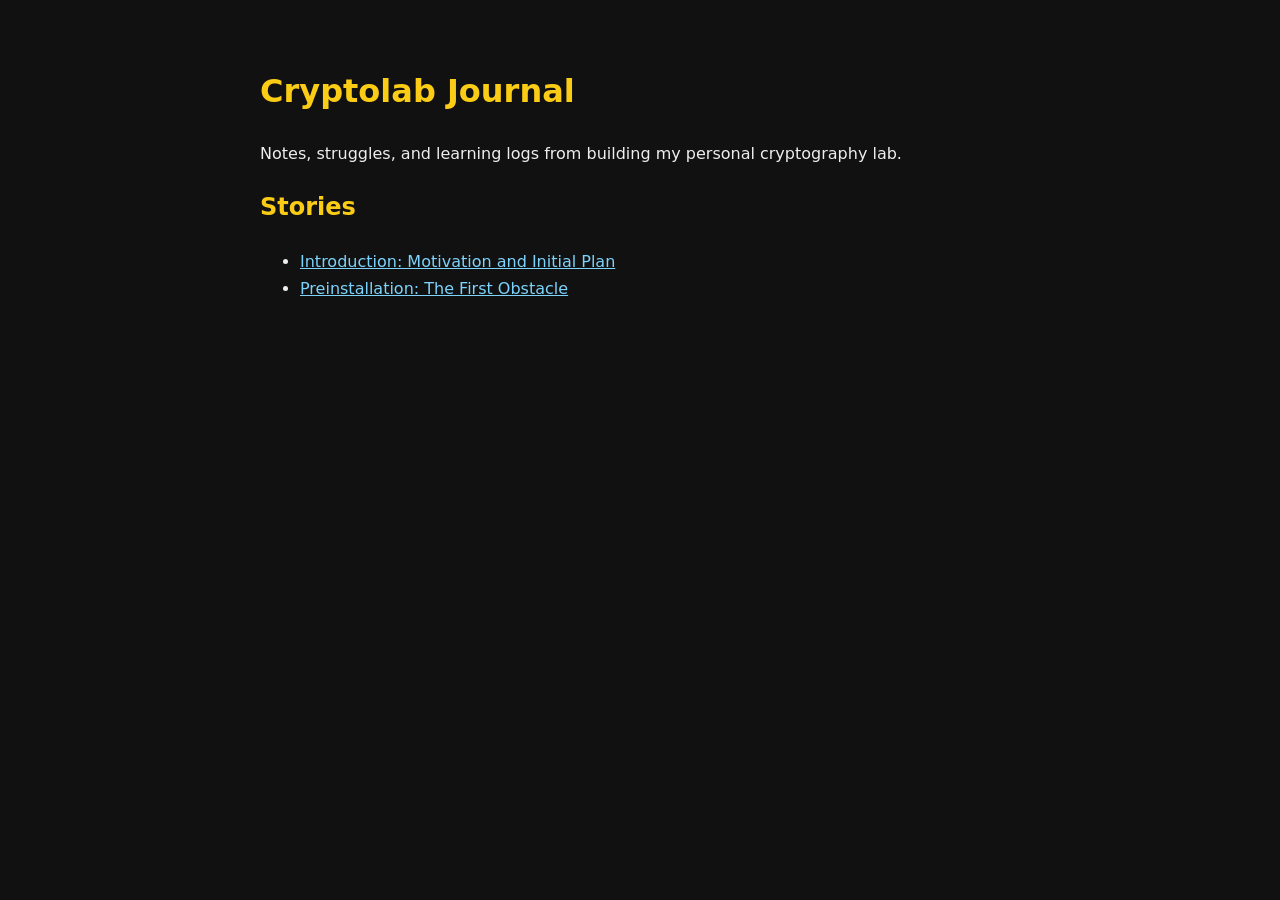
<file: index.html>
<!DOCTYPE html>
<html>
<head>
    <meta charset="UTF-8">
    <title>Cryptolab Journal</title>
    <link rel="stylesheet" href="assets/style.css">
</head>
<body>
    <main>
	<h1>Cryptolab Journal</h1>
	<p>Notes, struggles, and learning logs from building my personal cryptography lab.</p>

	<h2>Stories</h2>
	<ul>
	    <li><a href="stories/2026-06-18-introduction.html">Introduction: Motivation and Initial Plan</a></li>
	    <li><a href="stories/2026-06-19-preinstallation.html">Preinstallation: The First Obstacle</a></li>
	</ul>
    </main>
</body>
</html
</file>
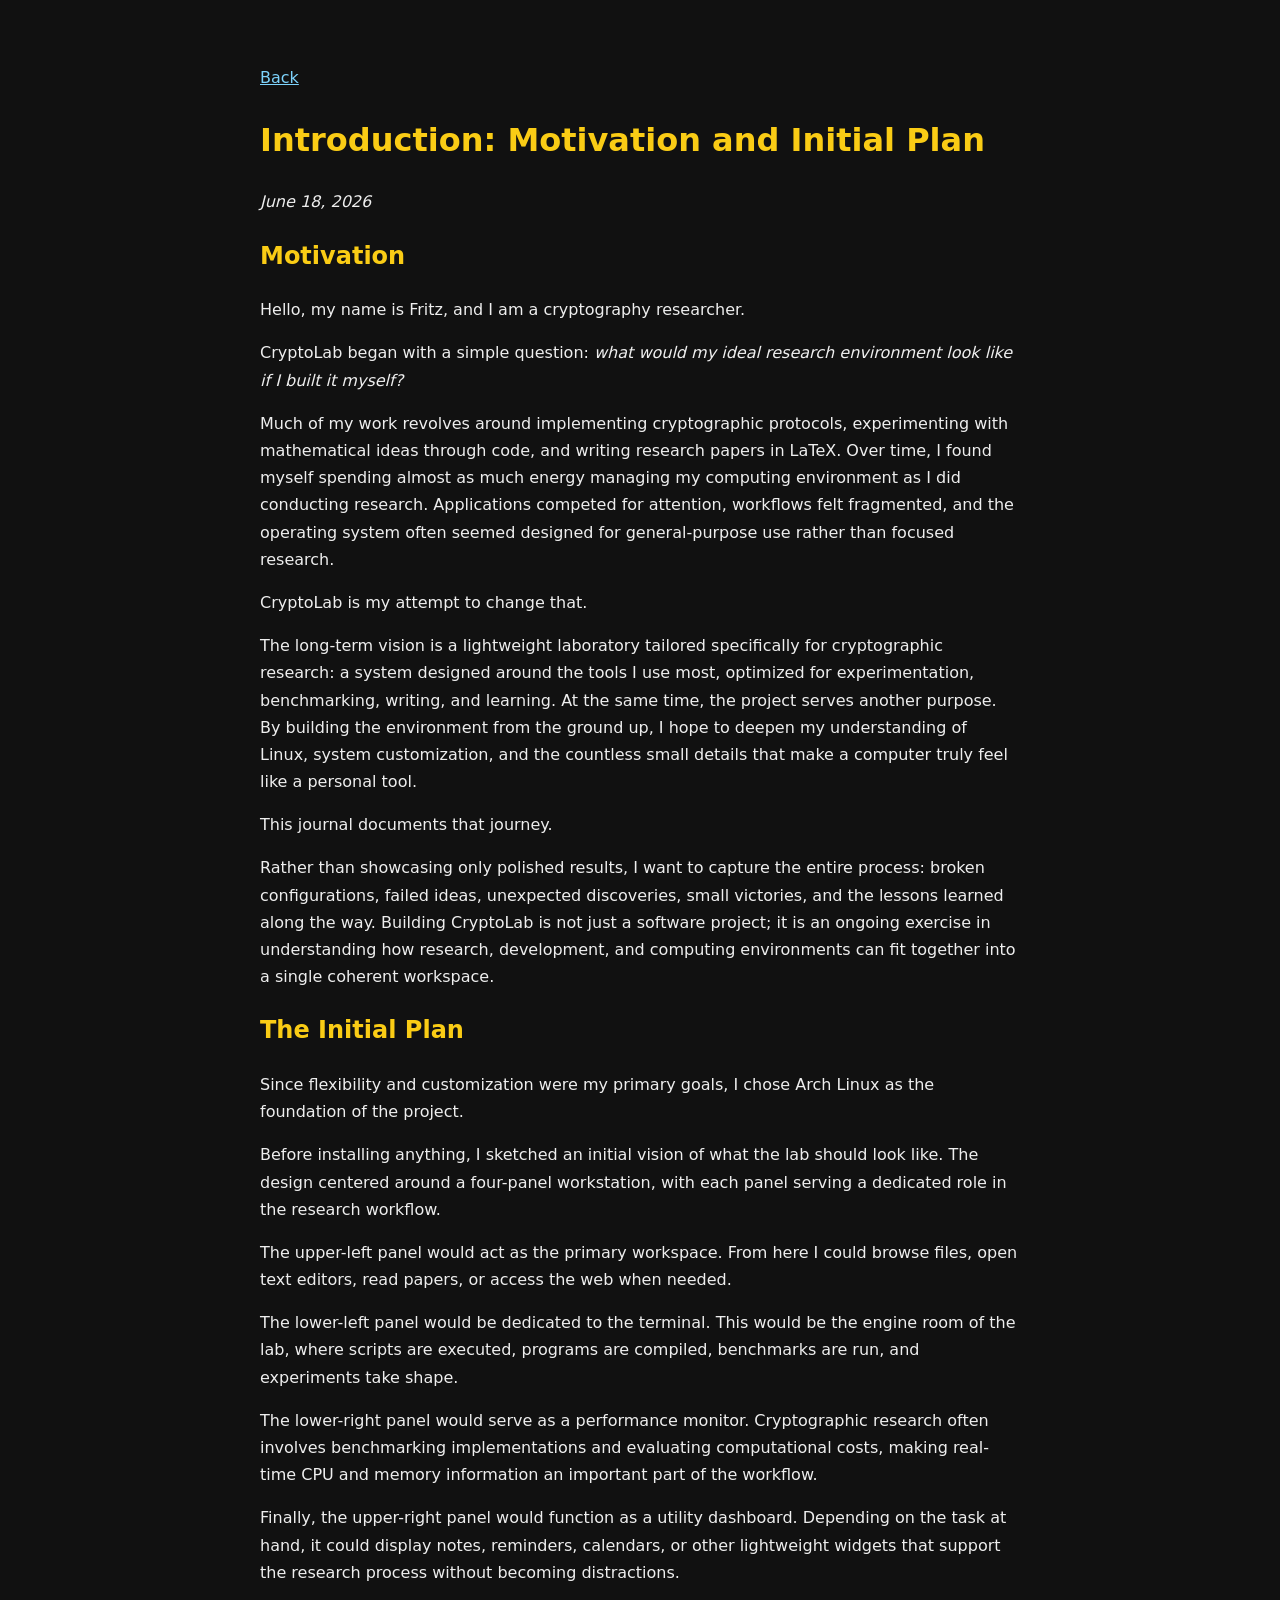
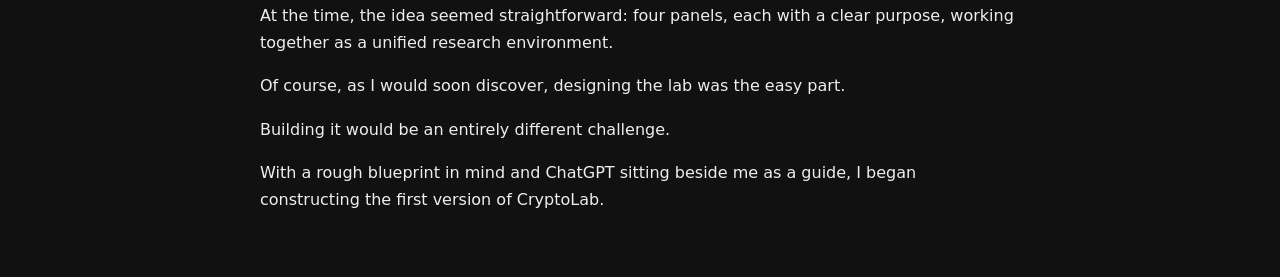
<file: stories/2026-06-18-introduction.html>
<!DOCTYPE html>
<html>
<head>
    <meta charset="UTF-8">
    <title>Introduction: Motivation and Initial Plan</title>
    <link rel="stylesheet" href="../assets/style.css">
</head>
<body>
    <main>
	<a href="../index.html">Back</a>

	<h1>Introduction: Motivation and Initial Plan</h1>
	<p><em>June 18, 2026</em></p>

	<h2>Motivation</h2>

	<p>Hello, my name is Fritz, and I am a cryptography researcher.</p>

	<p>CryptoLab began with a simple question: <em>what would my ideal research environment look like if I built it myself?</em></p>

	<p>Much of my work revolves around implementing cryptographic protocols, experimenting with mathematical ideas through code, and writing research papers in LaTeX. Over time, I found myself spending almost as much energy managing my computing environment as I did conducting research. Applications competed for attention, workflows felt fragmented, and the operating system often seemed designed for general-purpose use rather than focused research.</p>

	<p>CryptoLab is my attempt to change that.</p>

	<p>The long-term vision is a lightweight laboratory tailored specifically for cryptographic research: a system designed around the tools I use most, optimized for experimentation, benchmarking, writing, and learning. At the same time, the project serves another purpose. By building the environment from the ground up, I hope to deepen my understanding of Linux, system customization, and the countless small details that make a computer truly feel like a personal tool.</p>

	<p>This journal documents that journey.</p>

	<p>Rather than showcasing only polished results, I want to capture the entire process: broken configurations, failed ideas, unexpected discoveries, small victories, and the lessons learned along the way. Building CryptoLab is not just a software project; it is an ongoing exercise in understanding how research, development, and computing environments can fit together into a single coherent workspace.</p>

	<h2>The Initial Plan</h2>

	<p>Since flexibility and customization were my primary goals, I chose Arch Linux as the foundation of the project.</p>

	<p>Before installing anything, I sketched an initial vision of what the lab should look like. The design centered around a four-panel workstation, with each panel serving a dedicated role in the research workflow.</p>

	<p>The upper-left panel would act as the primary workspace. From here I could browse files, open text editors, read papers, or access the web when needed.</p>

	<p>The lower-left panel would be dedicated to the terminal. This would be the engine room of the lab, where scripts are executed, programs are compiled, benchmarks are run, and experiments take shape.</p>

	<p>The lower-right panel would serve as a performance monitor. Cryptographic research often involves benchmarking implementations and evaluating computational costs, making real-time CPU and memory information an important part of the workflow.</p>

	<p>Finally, the upper-right panel would function as a utility dashboard. Depending on the task at hand, it could display notes, reminders, calendars, or other lightweight widgets that support the research process without becoming distractions.</p>

	<p>At the time, the idea seemed straightforward: four panels, each with a clear purpose, working together as a unified research environment.</p>

	<p>Of course, as I would soon discover, designing the lab was the easy part.</p>

	<p>Building it would be an entirely different challenge.</p>

	<p>With a rough blueprint in mind and ChatGPT sitting beside me as a guide, I began constructing the first version of CryptoLab.</p>
    </main>
</body>
</html>
</file>
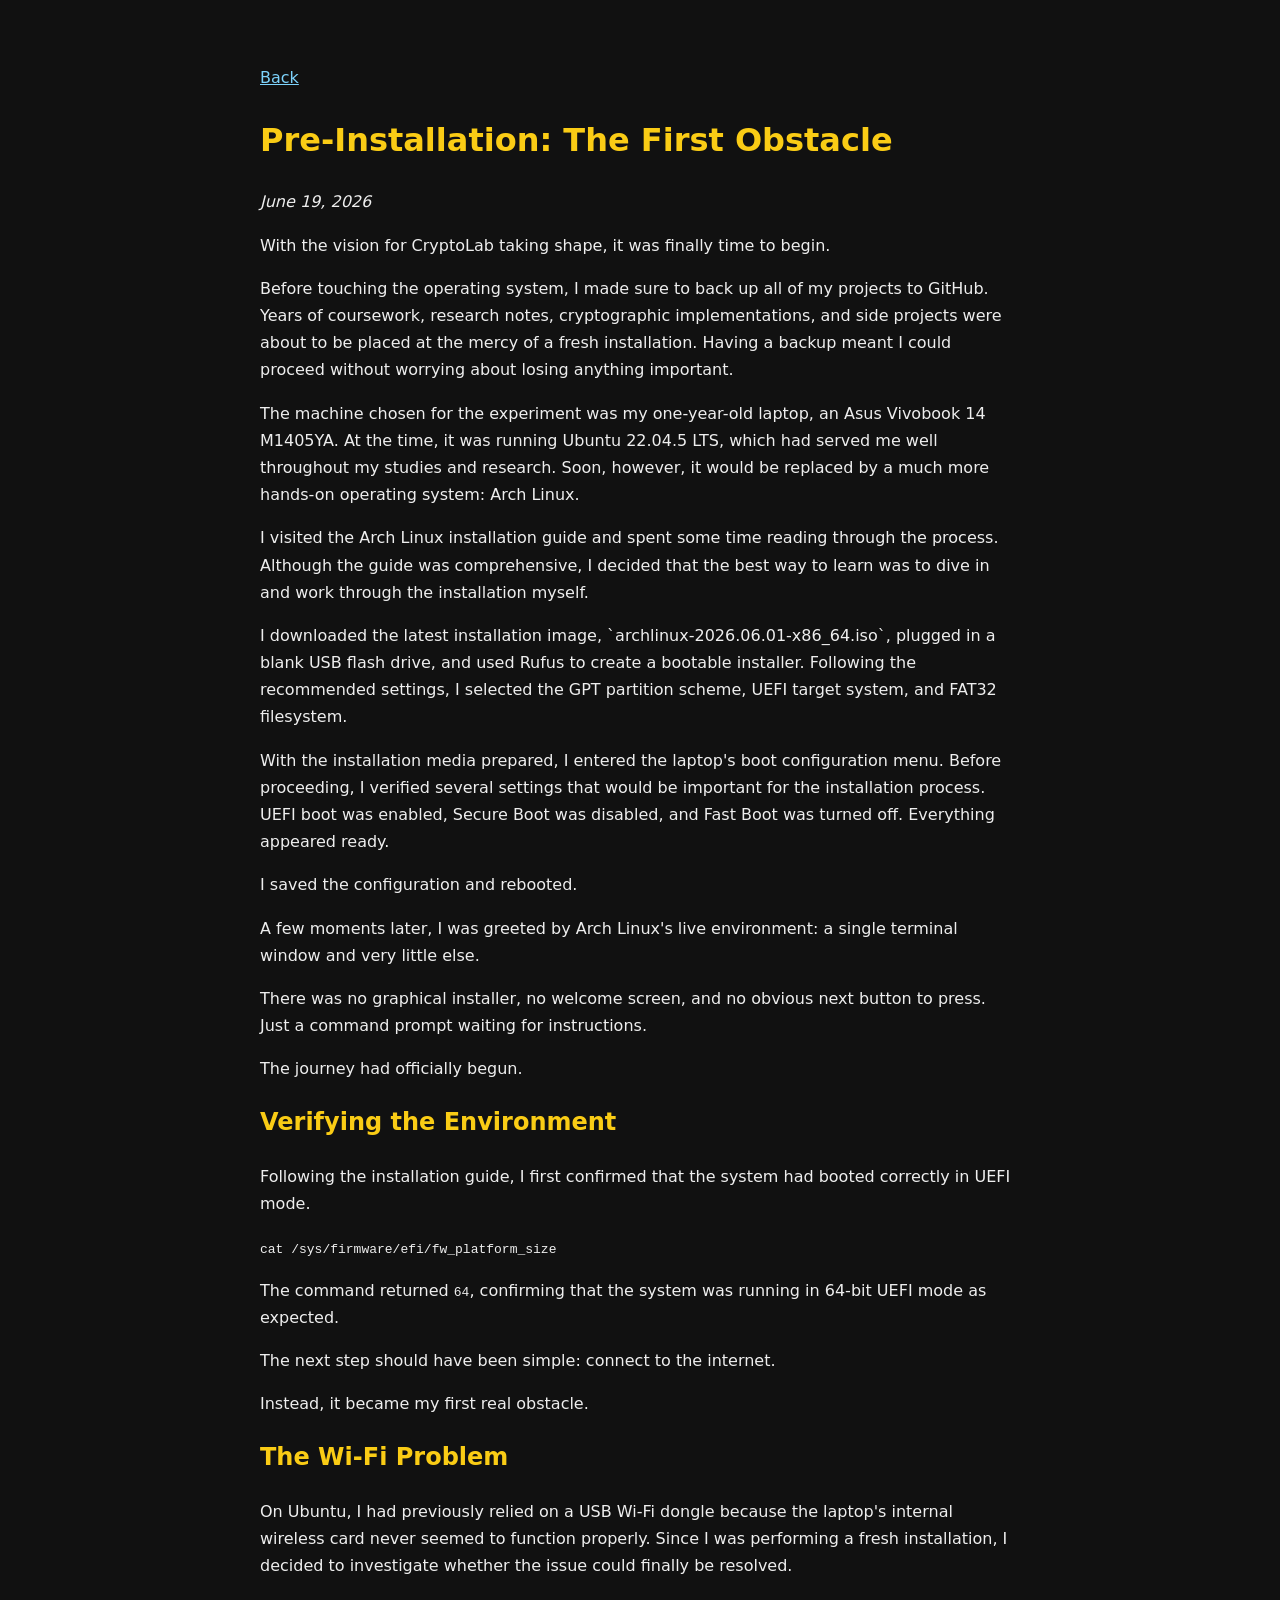
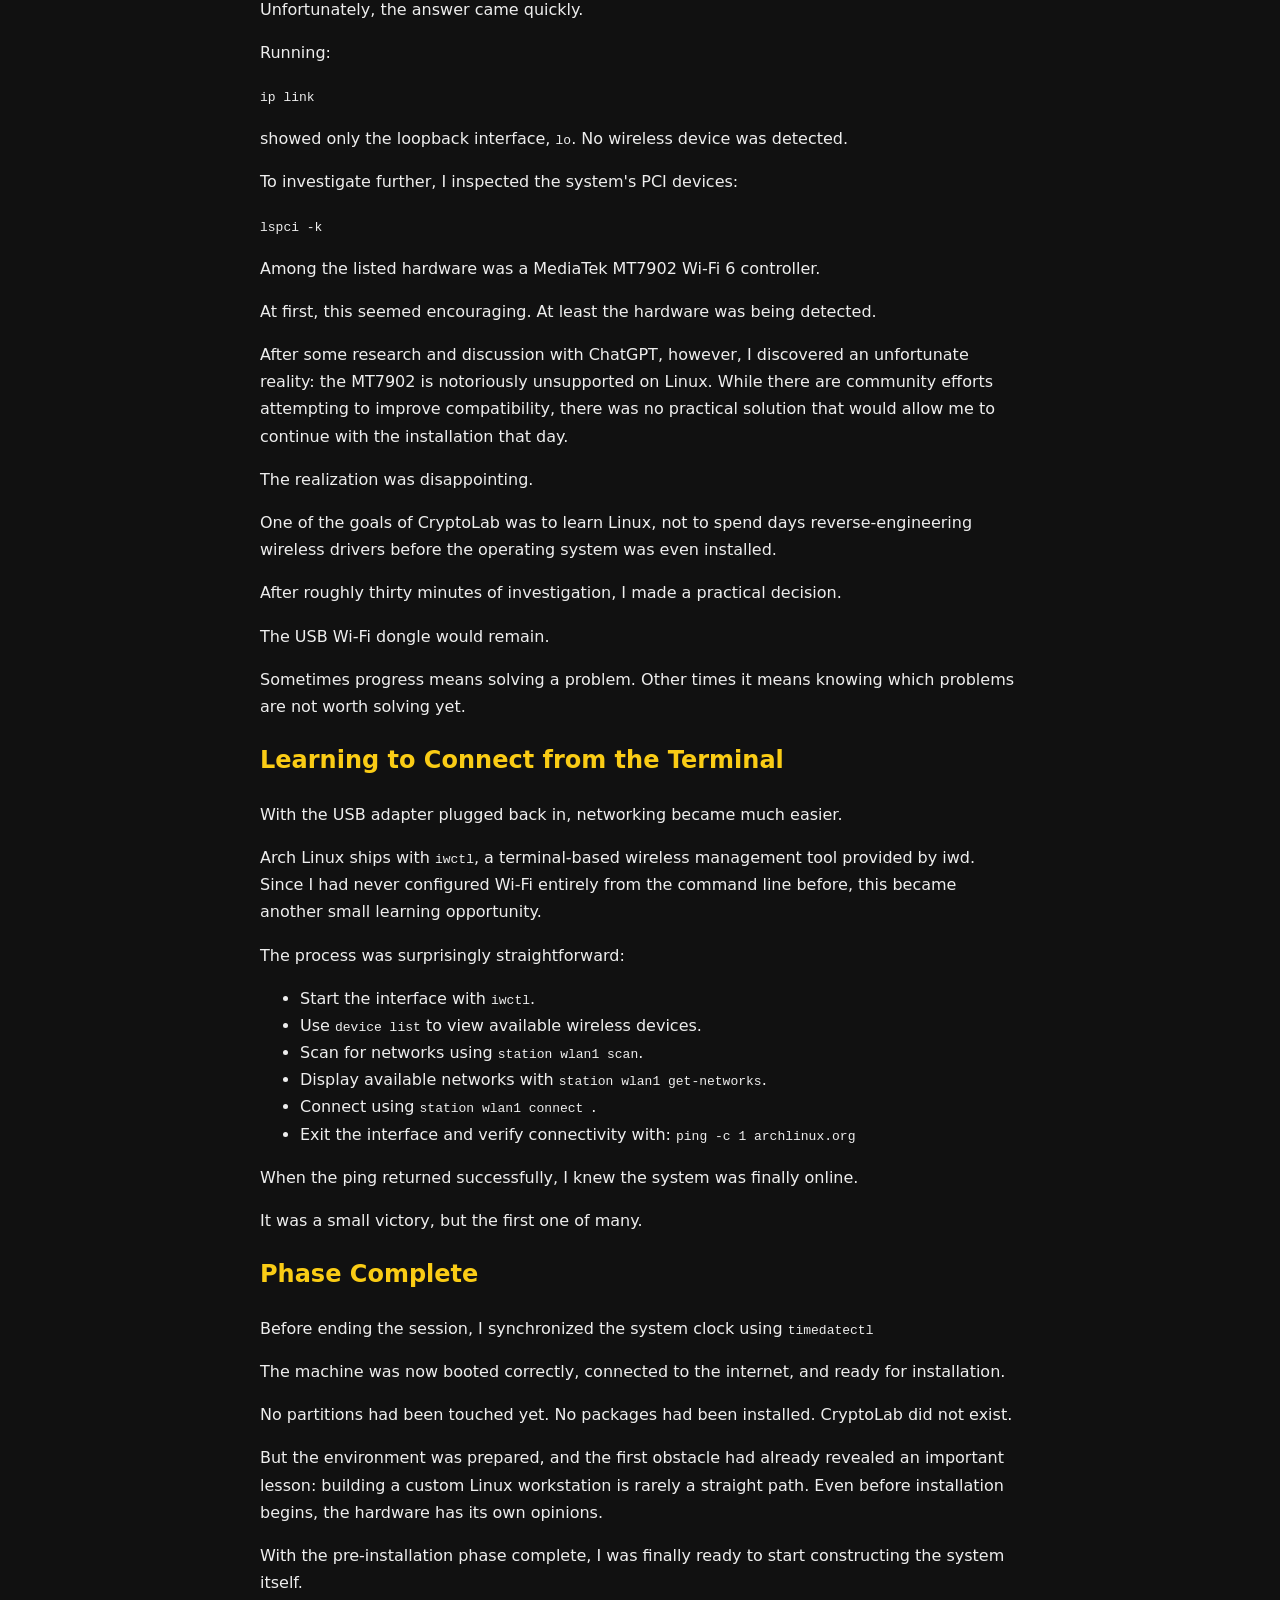
<file: stories/2026-06-19-preinstallation.html>
<!DOCTYPE html>
<html>
<head>
    <meta charset="UTF-8">
    <title>Introduction: Motivation and Initial Plan</title>
    <link rel="stylesheet" href="../assets/style.css">
</head>
<body>
    <main>
	<a href="../index.html">Back</a>

	<h1>Pre-Installation: The First Obstacle</h1>

	<p><em>June 19, 2026</em></p>

	<p>With the vision for CryptoLab taking shape, it was finally time to begin.</p>

	<p>Before touching the operating system, I made sure to back up all of my projects to GitHub. Years of coursework, research notes, cryptographic implementations, and side projects were about to be placed at the mercy of a fresh installation. Having a backup meant I could proceed without worrying about losing anything important.</p>

	<p>The machine chosen for the experiment was my one-year-old laptop, an Asus Vivobook 14 M1405YA. At the time, it was running Ubuntu 22.04.5 LTS, which had served me well throughout my studies and research. Soon, however, it would be replaced by a much more hands-on operating system: Arch Linux.</p>

	<p>I visited the Arch Linux installation guide and spent some time reading through the process. Although the guide was comprehensive, I decided that the best way to learn was to dive in and work through the installation myself.</p>

	<p>I downloaded the latest installation image, `archlinux-2026.06.01-x86_64.iso`, plugged in a blank USB flash drive, and used Rufus to create a bootable installer. Following the recommended settings, I selected the GPT partition scheme, UEFI target system, and FAT32 filesystem.</p>

	<p>With the installation media prepared, I entered the laptop's boot configuration menu. Before proceeding, I verified several settings that would be important for the installation process. UEFI boot was enabled, Secure Boot was disabled, and Fast Boot was turned off. Everything appeared ready.</p>

	<p>I saved the configuration and rebooted.</p>

	<p>A few moments later, I was greeted by Arch Linux's live environment: a single terminal window and very little else.</p>

	<p>There was no graphical installer, no welcome screen, and no obvious next button to press. Just a command prompt waiting for instructions.</p>

	<p>The journey had officially begun.</p>

	<h2>Verifying the Environment</h2>

	<p>Following the installation guide, I first confirmed that the system had booted correctly in UEFI mode.</p>

	<code>cat /sys/firmware/efi/fw_platform_size</code>


	<p>The command returned <code>64</code>, confirming that the system was running in 64-bit UEFI mode as expected.</p>

	<p>The next step should have been simple: connect to the internet.</p>

	<p>Instead, it became my first real obstacle.</p>

	<h2>The Wi-Fi Problem</h2>

	<p>On Ubuntu, I had previously relied on a USB Wi-Fi dongle because the laptop's internal wireless card never seemed to function properly. Since I was performing a fresh installation, I decided to investigate whether the issue could finally be resolved.</p>

	<p>Unfortunately, the answer came quickly.</p>

	<p>Running:</p>

	<code>ip link</code>

	<p>showed only the loopback interface, <code>lo</code>. No wireless device was detected.</p>

	<p>To investigate further, I inspected the system's PCI devices:</p>

	<code>lspci -k</code>

	<p>Among the listed hardware was a MediaTek MT7902 Wi-Fi 6 controller.</p>

	<p>At first, this seemed encouraging. At least the hardware was being detected.</p>

	<p>After some research and discussion with ChatGPT, however, I discovered an unfortunate reality: the MT7902 is notoriously unsupported on Linux. While there are community efforts attempting to improve compatibility, there was no practical solution that would allow me to continue with the installation that day.</p>

	<p>The realization was disappointing.</p>

	<p>One of the goals of CryptoLab was to learn Linux, not to spend days reverse-engineering wireless drivers before the operating system was even installed.</p>

	<p>After roughly thirty minutes of investigation, I made a practical decision.</p>

	<p>The USB Wi-Fi dongle would remain.</p>

	<p>Sometimes progress means solving a problem. Other times it means knowing which problems are not worth solving yet.</p>

	<h2>Learning to Connect from the Terminal</h2>

	<p>With the USB adapter plugged back in, networking became much easier.</p>

	<p>Arch Linux ships with <code>iwctl</code>, a terminal-based wireless management tool provided by iwd. Since I had never configured Wi-Fi entirely from the command line before, this became another small learning opportunity.</p>

The process was surprisingly straightforward:
<ul>
	<li>Start the interface with <code>iwctl</code>.</li>
	<li>Use <code>device list</code> to view available wireless devices.</li>
	<li>Scan for networks using <code>station wlan1 scan</code>.</li>
	<li>Display available networks with <code>station wlan1 get-networks</code>.</li>	
	<li>Connect using <code>station wlan1 connect <network-name></code>.</li>
	<li>Exit the interface and verify connectivity with: <code>ping -c 1 archlinux.org</code></li>
</ul>
	<p>When the ping returned successfully, I knew the system was finally online.</p>

	<p>It was a small victory, but the first one of many.</p>

	<h2>Phase Complete</h2>

	<p>Before ending the session, I synchronized the system clock using <code>timedatectl</code></p>

	<p>The machine was now booted correctly, connected to the internet, and ready for installation.</p>

	<p>No partitions had been touched yet. No packages had been installed. CryptoLab did not exist.</p>

	<p>But the environment was prepared, and the first obstacle had already revealed an important lesson: building a custom Linux workstation is rarely a straight path. Even before installation begins, the hardware has its own opinions.</p>

	<p>With the pre-installation phase complete, I was finally ready to start constructing the system itself.</p>
    </main>
</body>
</html>
</file>
<file: assets/style.css>
body {
  font-family: system-ui, sans-serif;
  background: #111;
  color: #eee;
  line-height: 1.7;
}

main {
  max-width: 760px;
  margin: 4rem auto;
  padding: 0 1rem;
}

a {
  color: #7dd3fc;
}

h1, h2 {
  color: #facc15;
}
</file>
